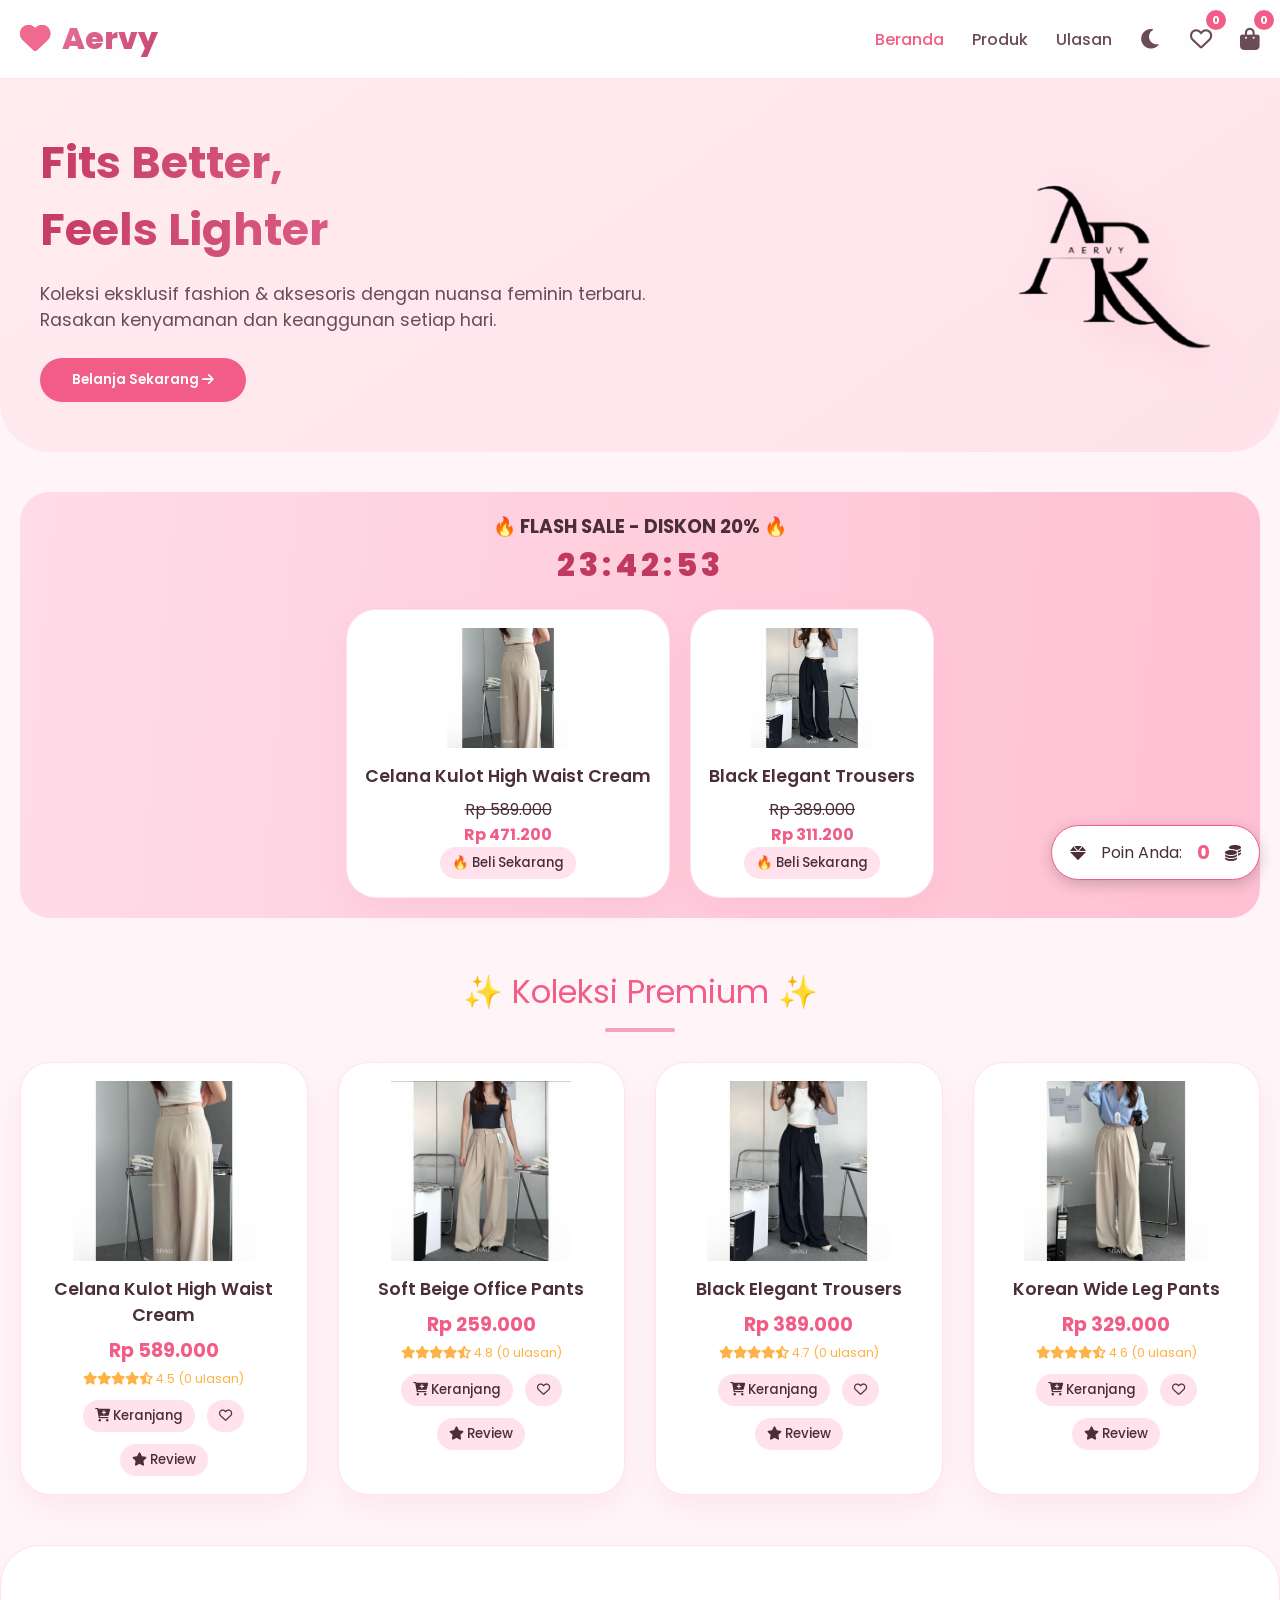
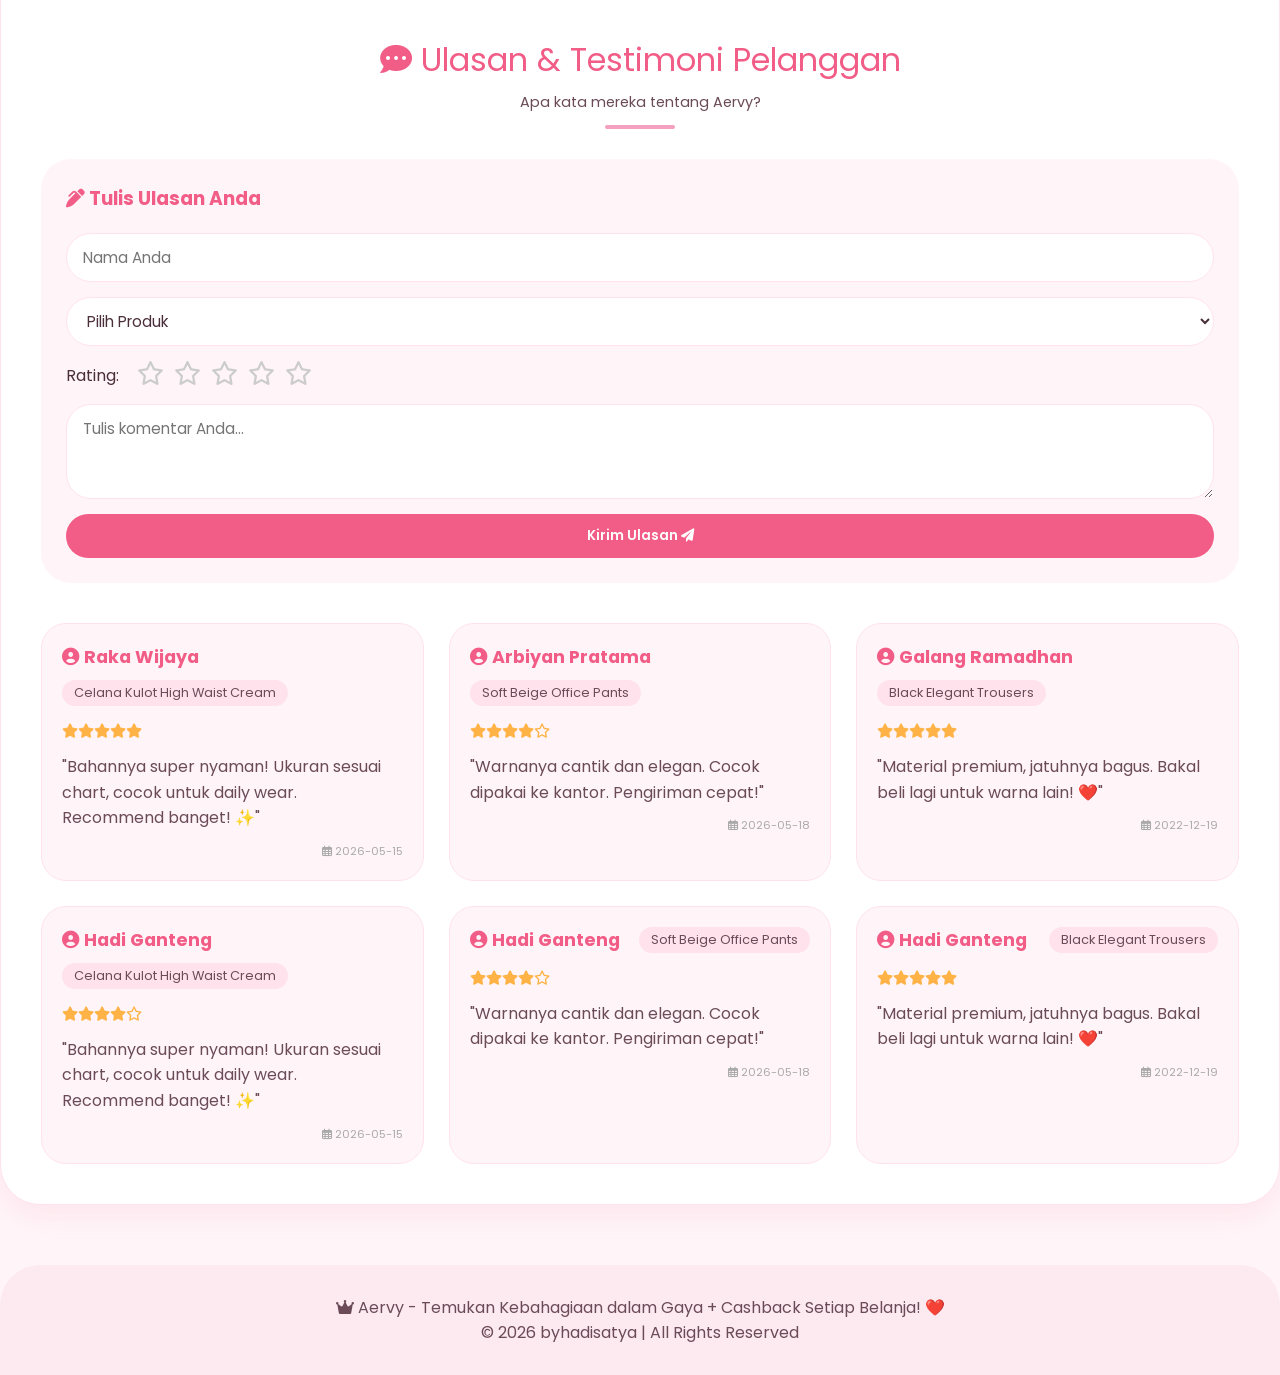
<file: index.html>
<!DOCTYPE html>
<html lang="id">
<head>
  <meta charset="UTF-8">
  <meta name="viewport" content="width=device-width, initial-scale=1.0, user-scalable=yes">
  <title>Aervy by hadisatya - Toko Online Exclusive</title>
  <!-- Font Awesome 6 -->
  <link rel="stylesheet" href="https://cdnjs.cloudflare.com/ajax/libs/font-awesome/6.0.0-beta3/css/all.min.css">
  <!-- Google Font: Poppins -->
  <link href="https://fonts.googleapis.com/css2?family=Poppins:wght@300;400;500;600;700;800&display=swap" rel="stylesheet">
  <link rel="stylesheet" href="style.css">
</head>
<body>

<header>
  <div class="container">
    <div class="navbar">
      <div class="logo"><i class="fas fa-heart"></i> Aervy</div>
      <div class="nav-links">
        <a class="active" id="homeLink">Beranda</a>
        <a id="produkLink">Produk</a>
        <a id="ulasanLink">Ulasan</a>
        <button class="dark-toggle" id="darkModeToggle"><i class="fas fa-moon"></i></button>
        <div class="wishlist-icon" id="wishlistIcon">
          <i class="far fa-heart"></i>
          <span class="badge-count" id="wishlistCount">0</span>
        </div>
        <div class="cart-icon" id="cartIcon">
          <i class="fas fa-shopping-bag"></i>
          <span class="badge-count" id="cartCount">0</span>
        </div>
      </div>
    </div>
  </div>
</header>

<!-- Hero Section -->
<section class="hero">
  <div class="container hero-content">
    <div class="hero-text">
      <h1>Fits Better, <br> Feels Lighter</h1>
      <p>Koleksi eksklusif fashion & aksesoris dengan nuansa feminin terbaru. <br>Rasakan kenyamanan dan keanggunan setiap hari.</p>
      <button class="btn-primary" id="shopNowBtn">Belanja Sekarang <i class="fas fa-arrow-right"></i></button>
    </div>
    <div class="hero-img">
      <img src="img/fotologo1.png" alt="fashion">
    </div>
  </div>
</section>

<!-- Main Content -->
<div class="container">
  <!-- Flash Sale -->
  <div class="flash-sale" id="flashSale">
    <h3>🔥 FLASH SALE - DISKON 20% 🔥</h3>
    <div class="countdown" id="countdownTimer">23:59:59</div>
    <div class="flash-grid" id="flashProducts"></div>
  </div>

  <!-- Produk Section -->
  <div class="section-title" id="produkSection">✨ Koleksi Premium ✨</div>
  <div class="product-grid" id="productGrid"></div>
</div>

<!-- Kolom Ulasan / Testimoni Pelanggan (Pengganti Virtual Try-On) -->
<div class="container testimonial-section" id="ulasanSection">
  <div class="section-title">
    <i class="fas fa-comment-dots"></i> Ulasan & Testimoni Pelanggan
    <span class="section-subtitle">Apa kata mereka tentang Aervy?</span>
  </div>
  
  <!-- Form Tambah Ulasan -->
  <div class="add-review-form">
    <h3><i class="fas fa-pen-alt"></i> Tulis Ulasan Anda</h3>
    <div class="form-group">
      <input type="text" id="reviewerName" placeholder="Nama Anda" class="review-input">
      <select id="reviewerProduct" class="review-input">
        <option value="">Pilih Produk</option>
        <option value="Celana Kulot High Waist Cream">Celana Kulot High Waist Cream</option>
        <option value="Soft Beige Office Pants">Soft Beige Office Pants</option>
        <option value="Black Elegant Trousers">Black Elegant Trousers</option>
        <option value="Korean Wide Leg Pants">Korean Wide Leg Pants</option>
      </select>
      <div class="rating-input">
        <span>Rating: </span>
        <div class="review-stars" id="reviewStarsInput">
          <i class="far fa-star" data-score="1"></i>
          <i class="far fa-star" data-score="2"></i>
          <i class="far fa-star" data-score="3"></i>
          <i class="far fa-star" data-score="4"></i>
          <i class="far fa-star" data-score="5"></i>
        </div>
      </div>
      <textarea id="reviewComment" rows="3" placeholder="Tulis komentar Anda..." class="review-input"></textarea>
      <button id="submitUlasanBtn" class="btn-primary">Kirim Ulasan <i class="fas fa-paper-plane"></i></button>
    </div>
  </div>

  <!-- Daftar Ulasan -->
  <div class="testimonials-grid" id="testimonialsGrid">
    <!-- Testimoni akan ditampilkan di sini -->
  </div>
</div>

<!-- Footer -->
<footer>
  <p><i class="fas fa-crown"></i> Aervy - Temukan Kebahagiaan dalam Gaya + Cashback Setiap Belanja! ❤️</p>
  <p>&copy; 2026 byhadisatya | All Rights Reserved</p>
</footer>

<!-- Sidebar Cart -->
<div class="sidebar-overlay" id="cartOverlay"></div>
<div class="sidebar" id="cartSidebar">
  <div class="sidebar-header">
    <h3>🛍️ Keranjang Belanja</h3>
    <i class="fas fa-times close-sidebar" id="closeCartBtn"></i>
  </div>
  <div class="sidebar-items" id="cartItems"></div>
  <div class="footer-total">
    <div>Total: <span id="cartTotal">Rp 0</span></div>
    <button class="checkout-btn" id="checkoutBtn">Checkout + Dapat Poin</button>
  </div>
</div>

<!-- Sidebar Wishlist -->
<div class="sidebar-overlay" id="wishlistOverlay"></div>
<div class="sidebar" id="wishlistSidebar">
  <div class="sidebar-header">
    <h3>💖 Wishlist</h3>
    <i class="fas fa-times close-sidebar" id="closeWishlistBtn"></i>
  </div>
  <div class="sidebar-items" id="wishlistItems"></div>
</div>

<!-- Modal Review Produk -->
<div class="modal" id="reviewModal">
  <div class="modal-content">
    <h3>⭐ Beri Rating & Review Produk</h3>
    <div class="star-rating" id="starRating">
      <i class="far fa-star" data-score="1"></i>
      <i class="far fa-star" data-score="2"></i>
      <i class="far fa-star" data-score="3"></i>
      <i class="far fa-star" data-score="4"></i>
      <i class="far fa-star" data-score="5"></i>
    </div>
    <textarea id="reviewText" rows="3" placeholder="Tulis komentar Anda..."></textarea>
    <button id="submitReviewBtn" class="btn-primary">Kirim Review</button>
    <button id="closeModalBtn" class="btn-secondary">Tutup</button>
  </div>
</div>

<!-- Reward Panel (Floating) -->
<div class="reward-panel" id="rewardPanel">
  <i class="fas fa-gem"></i> Poin Anda: 
  <span id="pointsDisplay" class="reward-points">0</span> 
  <i class="fas fa-coins"></i>
</div>

<script src="script.js"></script>
</body>
</html>
</file>
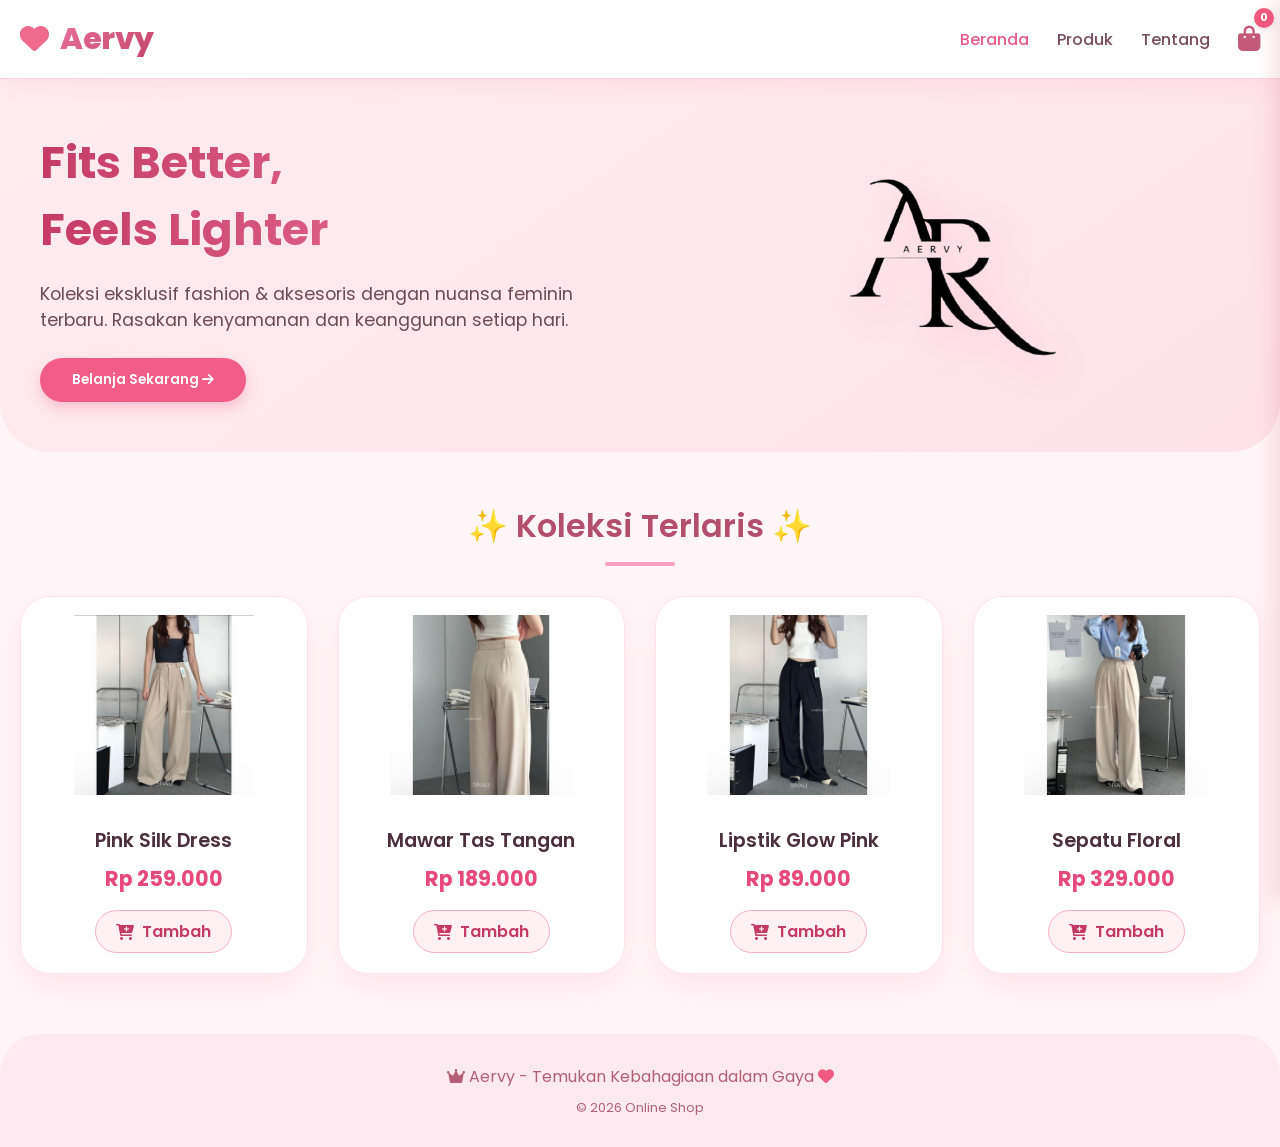
<file: tpo.html>
<!DOCTYPE html>
<html lang="id">
<head>
  <meta charset="UTF-8">
  <meta name="viewport" content="width=device-width, initial-scale=1.0, user-scalable=yes">
  <title>PinkBliss - Toko Online Cantik</title>
  <!-- Font Awesome 6 (gratis) -->
  <link rel="stylesheet" href="https://cdnjs.cloudflare.com/ajax/libs/font-awesome/6.0.0-beta3/css/all.min.css">
  <!-- Google Font: Poppins (modern & elegan) -->
  <link href="https://fonts.googleapis.com/css2?family=Poppins:wght@300;400;500;600;700;800&display=swap" rel="stylesheet">
  <link rel="stylesheet" href="tpo.css">
</head>
<body>

<header>
  <div class="container">
    <div class="navbar">
      <div class="logo">
        <i class="fas fa-heart" ></i> Aervy
      </div>
      <div class="nav-links">
        <a href="#" class="active">Beranda</a>
        <a href="#produk">Produk</a>
        <a href="#">Tentang</a>
        <div class="cart-icon" id="cartIcon">
          <i class="fas fa-shopping-bag"></i>
          <span class="cart-count" id="cartCount">0</span>
        </div>
      </div>
    </div>
  </div>
</header>

<section class="hero">
  <div class="container hero-content">
    <div class="hero-text">
      <h1>Fits Better, <br> Feels Lighter</h1>
      <p>Koleksi eksklusif fashion & aksesoris dengan nuansa feminin terbaru. Rasakan kenyamanan dan keanggunan setiap hari.</p>
      <button class="btn-primary" id="shopNowBtn">Belanja Sekarang <i class="fas fa-arrow-right"></i></button>
    </div>
    <div class="hero-img">
      <img src="img//fotologo1.png" alt="pink shopping">
    </div>
  </div>
</section>

<div class="container" id="produk">
  <div class="section-title">✨ Koleksi Terlaris ✨</div>
  <div class="product-grid" id="productGrid"></div>
</div>

<footer>
  <p><i class="fas fa-crown"></i> Aervy - Temukan Kebahagiaan dalam Gaya <i class="fas fa-heart" style="color:#f05a82;"></i></p>
  <p style="font-size: 0.8rem; margin-top: 10px;">&copy; 2026 Online Shop </p>
</footer>

<!-- Cart Sidebar -->
<div class="cart-overlay" id="cartOverlay"></div>
<div class="cart-sidebar" id="cartSidebar">
  <div class="cart-header">
    <h3><i class="fas fa-shopping-cart"></i> Keranjang Belanja</h3>
    <i class="fas fa-times close-cart" id="closeCartBtn"></i>
  </div>
  <div class="cart-items" id="cartItemsContainer">
    <!-- dynamic cart items -->
  </div>
  <div class="cart-footer">
    <div class="cart-total">
      <span>Total</span>
      <span id="cartTotalPrice">Rp 0</span>
    </div>
    <button class="checkout-btn" id="checkoutBtn">Checkout <i class="fas fa-credit-card"></i></button>
  </div>
</div>

<script src="tpo.js"></script>
</body>
</html>
</file>
<file: style.css>
* {
  margin: 0;
  padding: 0;
  box-sizing: border-box;
  font-family: 'Poppins', sans-serif;
  transition: background-color 0.2s ease, color 0.2s ease, border-color 0.2s;
}

:root {
  --bg-body: #fff5f8;
  --bg-card: #ffffff;
  --text-primary: #4a2e3a;
  --text-secondary: #6b4b58;
  --accent: #f25d87;
  --accent-hover: #e9426e;
  --border-light: #ffe2ec;
  --shadow: 0 12px 28px rgba(241, 128, 164, 0.12);
  --header-bg: #ffffffdd;
  --footer-bg: #fdeaf0;
}

body.dark {
  --bg-body: #1a1a2e;
  --bg-card: #16213e;
  --text-primary: #f0e6ef;
  --text-secondary: #c9b6bd;
  --accent: #ff6b9d;
  --accent-hover: #ff8cb3;
  --border-light: #2c2c4a;
  --shadow: 0 12px 28px rgba(0, 0, 0, 0.4);
  --header-bg: #0f0f23dd;
  --footer-bg: #0a0a1a;
}

body {
  background: var(--bg-body);
  color: var(--text-primary);
  scroll-behavior: smooth;
}

/* Custom Scrollbar */
::-webkit-scrollbar {
  width: 10px;
}

::-webkit-scrollbar-track {
  background: #ffe0e7;
}

::-webkit-scrollbar-thumb {
  background: #f8a5c2;
  border-radius: 20px;
}

body.dark ::-webkit-scrollbar-track {
  background: #2a2a40;
}

body.dark ::-webkit-scrollbar-thumb {
  background: #ff6b9d;
}

/* Container */
.container {
  max-width: 1280px;
  margin: 0 auto;
  padding: 0 20px;
}

/* Header */
header {
  background: var(--header-bg);
  backdrop-filter: blur(12px);
  position: sticky;
  top: 0;
  z-index: 100;
  border-bottom: 1px solid var(--border-light);
}

.navbar {
  display: flex;
  justify-content: space-between;
  align-items: center;
  padding: 16px 0;
  flex-wrap: wrap;
}

.logo {
  font-size: 1.9rem;
  font-weight: 800;
  background: linear-gradient(135deg, #f27ea9, #c4456c);
  -webkit-background-clip: text;
  background-clip: text;
  color: transparent;
}

.logo i {
  background: none;
  color: #f06a8e;
  margin-right: 6px;
}

.nav-links {
  display: flex;
  gap: 28px;
  align-items: center;
  flex-wrap: wrap;
}

.nav-links a {
  text-decoration: none;
  font-weight: 500;
  color: var(--text-secondary);
  transition: 0.3s;
  cursor: pointer;
}

.nav-links a:hover,
.nav-links a.active {
  color: var(--accent);
}

.cart-icon,
.wishlist-icon,
.dark-toggle {
  position: relative;
  cursor: pointer;
  font-size: 1.4rem;
  color: var(--text-secondary);
  background: none;
  border: none;
}

.badge-count {
  position: absolute;
  top: -12px;
  right: -14px;
  background: var(--accent);
  color: white;
  font-size: 0.7rem;
  font-weight: bold;
  width: 20px;
  height: 20px;
  border-radius: 50%;
  display: flex;
  align-items: center;
  justify-content: center;
}

/* Hero Section */
.hero {
  background: linear-gradient(145deg, #ffecf0, #ffe2ea);
  border-radius: 0 0 50px 50px;
  margin-bottom: 40px;
  padding: 50px 20px;
}

body.dark .hero {
  background: linear-gradient(145deg, #1e1e36, #252540);
}

.hero-content {
  display: flex;
  flex-wrap: wrap;
  align-items: center;
  justify-content: space-between;
  gap: 30px;
}

.hero-text h1 {
  font-size: 2.8rem;
  font-weight: 700;
  background: linear-gradient(to right, #c63b68, #ee7ea3);
  -webkit-background-clip: text;
  background-clip: text;
  color: transparent;
}

.hero-text p {
  font-size: 1.1rem;
  margin: 18px 0 25px;
  color: var(--text-secondary);
}

.btn-primary {
  background: var(--accent);
  border: none;
  padding: 12px 32px;
  border-radius: 40px;
  color: white;
  font-weight: 600;
  cursor: pointer;
  transition: 0.2s;
}

.btn-primary:hover {
  background: var(--accent-hover);
  transform: scale(1.02);
}

.btn-secondary {
  background: var(--border-light);
  border: none;
  padding: 10px 24px;
  border-radius: 40px;
  color: var(--text-primary);
  font-weight: 500;
  cursor: pointer;
  margin-top: 10px;
}

.hero-img img {
  max-width: 100%;
  width: 260px;
  filter: drop-shadow(10px 12px 18px rgba(231, 98, 131, 0.2));
}

/* Flash Sale */
.flash-sale {
  background: linear-gradient(95deg, #ffdce8, #ffc0d3);
  border-radius: 30px;
  padding: 20px;
  margin: 30px 0;
  text-align: center;
}

body.dark .flash-sale {
  background: #2a1e2e;
}

.countdown {
  font-size: 2rem;
  font-weight: 800;
  color: #c0395f;
  letter-spacing: 4px;
}

.flash-grid {
  display: flex;
  gap: 20px;
  justify-content: center;
  flex-wrap: wrap;
  margin-top: 20px;
}

/* Product Grid */
.section-title {
  text-align: center;
  font-size: 2rem;
  margin: 50px 0 30px;
  color: var(--accent);
}

.section-subtitle {
  display: block;
  font-size: 0.9rem;
  color: var(--text-secondary);
  margin-top: 8px;
}

.section-title:after {
  content: '';
  width: 70px;
  height: 4px;
  background: #f5a0be;
  display: block;
  margin: 12px auto 0;
  border-radius: 10px;
}

.product-grid {
  display: grid;
  grid-template-columns: repeat(auto-fill, minmax(270px, 1fr));
  gap: 30px;
  margin-bottom: 50px;
}

.product-card {
  background: var(--bg-card);
  border-radius: 30px;
  padding: 18px;
  text-align: center;
  box-shadow: var(--shadow);
  border: 1px solid var(--border-light);
  transition: 0.25s;
}

.product-card:hover {
  transform: translateY(-8px);
}

.product-img {
  width: 100%;
  height: 180px;
  object-fit: contain;
  border-radius: 20px;
}

.product-title {
  font-size: 1.1rem;
  font-weight: 600;
  margin: 8px 0;
}

.product-price {
  font-size: 1.2rem;
  font-weight: 700;
  color: var(--accent);
}

.rating {
  color: #ffb347;
  font-size: 0.8rem;
  margin: 5px 0;
}

.card-actions {
  display: flex;
  justify-content: center;
  gap: 12px;
  margin-top: 12px;
  flex-wrap: wrap;
}

.action-btn {
  background: var(--border-light);
  border: none;
  padding: 6px 12px;
  border-radius: 40px;
  cursor: pointer;
  font-weight: 500;
  color: var(--text-primary);
}

.action-btn.wishlist-active {
  color: var(--accent);
  background: #ffe0e7;
}

/* Testimonial / Ulasan Section */
.testimonial-section {
  background: var(--bg-card);
  border-radius: 40px;
  padding: 40px;
  margin: 40px auto;
  box-shadow: var(--shadow);
  border: 1px solid var(--border-light);
}

.add-review-form {
  background: var(--bg-body);
  border-radius: 30px;
  padding: 25px;
  margin-bottom: 40px;
}

.add-review-form h3 {
  margin-bottom: 20px;
  color: var(--accent);
}

.form-group {
  display: flex;
  flex-direction: column;
  gap: 15px;
}

.review-input {
  padding: 12px 16px;
  border-radius: 25px;
  border: 1px solid var(--border-light);
  background: var(--bg-card);
  color: var(--text-primary);
  font-size: 0.95rem;
}

.review-input:focus {
  outline: none;
  border-color: var(--accent);
}

.rating-input {
  display: flex;
  align-items: center;
  gap: 15px;
  flex-wrap: wrap;
}

.review-stars i {
  font-size: 1.5rem;
  cursor: pointer;
  margin: 0 3px;
  color: #ccc;
  transition: 0.2s;
}

.review-stars i.active {
  color: #ffb347;
}

.testimonials-grid {
  display: grid;
  grid-template-columns: repeat(auto-fill, minmax(320px, 1fr));
  gap: 25px;
}

.testimonial-card {
  background: var(--bg-body);
  border-radius: 25px;
  padding: 20px;
  border: 1px solid var(--border-light);
  transition: 0.3s;
}

.testimonial-card:hover {
  transform: translateY(-5px);
  box-shadow: var(--shadow);
}

.testimonial-header {
  display: flex;
  justify-content: space-between;
  align-items: center;
  margin-bottom: 15px;
  flex-wrap: wrap;
  gap: 10px;
}

.testimonial-name {
  font-weight: 700;
  color: var(--accent);
  font-size: 1.1rem;
}

.testimonial-product {
  font-size: 0.8rem;
  background: var(--border-light);
  padding: 4px 12px;
  border-radius: 20px;
  color: var(--text-secondary);
}

.testimonial-rating {
  color: #ffb347;
  margin-bottom: 12px;
  font-size: 0.9rem;
}

.testimonial-comment {
  line-height: 1.6;
  color: var(--text-secondary);
}

.testimonial-date {
  font-size: 0.7rem;
  color: #aaa;
  margin-top: 12px;
  text-align: right;
}

/* Sidebar */
.sidebar-overlay {
  position: fixed;
  top: 0;
  left: 0;
  width: 100%;
  height: 100%;
  background: rgba(0, 0, 0, 0.4);
  backdrop-filter: blur(4px);
  z-index: 200;
  visibility: hidden;
  opacity: 0;
  transition: 0.25s;
}

.sidebar-overlay.active {
  visibility: visible;
  opacity: 1;
}

.sidebar {
  position: fixed;
  right: 0;
  top: 0;
  width: 100%;
  max-width: 420px;
  background: var(--bg-card);
  height: 100%;
  z-index: 201;
  display: flex;
  flex-direction: column;
  transform: translateX(100%);
  transition: 0.3s cubic-bezier(0.2, 0.9, 0.4, 1.1);
}

.sidebar.open {
  transform: translateX(0);
}

.sidebar-header {
  display: flex;
  justify-content: space-between;
  padding: 20px;
  border-bottom: 1px solid var(--border-light);
}

.sidebar-header i {
  cursor: pointer;
  font-size: 1.5rem;
}

.sidebar-items {
  flex: 1;
  overflow-y: auto;
  padding: 20px;
}

.cart-item {
  display: flex;
  gap: 15px;
  margin-bottom: 20px;
  padding: 10px;
  border-bottom: 1px solid var(--border-light);
}

.cart-item img {
  width: 60px;
  height: 60px;
  object-fit: contain;
  border-radius: 12px;
}

.footer-total {
  padding: 20px;
  border-top: 1px solid var(--border-light);
}

.checkout-btn {
  width: 100%;
  background: var(--accent);
  padding: 12px;
  border-radius: 40px;
  color: white;
  border: none;
  cursor: pointer;
  margin-top: 10px;
  font-weight: bold;
}

/* Modal Review */
.modal {
  position: fixed;
  top: 0;
  left: 0;
  width: 100%;
  height: 100%;
  background: rgba(0, 0, 0, 0.6);
  z-index: 300;
  display: flex;
  align-items: center;
  justify-content: center;
  visibility: hidden;
  opacity: 0;
  transition: 0.2s;
}

.modal.active {
  visibility: visible;
  opacity: 1;
}

.modal-content {
  background: var(--bg-card);
  padding: 25px;
  border-radius: 30px;
  width: 90%;
  max-width: 450px;
}

.star-rating i {
  font-size: 1.8rem;
  cursor: pointer;
  margin: 5px;
  color: #ccc;
}

.star-rating i.active {
  color: #ffb347;
}

#reviewText {
  width: 100%;
  margin: 15px 0;
  padding: 10px;
  border-radius: 15px;
  border: 1px solid var(--border-light);
  background: var(--bg-body);
  color: var(--text-primary);
  resize: vertical;
}

/* Reward Panel */
.reward-panel {
  position: fixed;
  bottom: 20px;
  right: 20px;
  background: var(--bg-card);
  padding: 12px 18px;
  border-radius: 60px;
  box-shadow: 0 4px 15px rgba(0, 0, 0, 0.2);
  display: flex;
  gap: 15px;
  align-items: center;
  z-index: 90;
  border: 1px solid var(--accent);
  cursor: pointer;
}

.reward-points {
  font-weight: bold;
  color: var(--accent);
  font-size: 1.2rem;
}

/* Footer */
footer {
  background: var(--footer-bg);
  margin-top: 60px;
  padding: 30px 0;
  text-align: center;
  color: var(--text-secondary);
  border-top-left-radius: 40px;
  border-top-right-radius: 40px;
}

/* Toast Notification */
.toast-msg {
  position: fixed;
  bottom: 30px;
  left: 50%;
  transform: translateX(-50%);
  background: var(--accent);
  color: white;
  padding: 10px 24px;
  border-radius: 60px;
  z-index: 400;
  animation: fadeOut 2s forwards;
}

@keyframes fadeOut {
  0% {
    opacity: 1;
    transform: translateX(-50%) translateY(0);
  }
  70% {
    opacity: 1;
  }
  100% {
    opacity: 0;
    transform: translateX(-50%) translateY(-20px);
    visibility: hidden;
  }
}

/* Responsive */
@media (max-width: 768px) {
  .hero-text h1 {
    font-size: 2rem;
  }

  .navbar {
    flex-direction: column;
    gap: 12px;
  }

  .hero-content {
    flex-direction: column-reverse;
    text-align: center;
  }

  .section-title {
    font-size: 1.6rem;
  }

  .product-grid {
    grid-template-columns: repeat(auto-fill, minmax(200px, 1fr));
    gap: 16px;
  }

  .testimonials-grid {
    grid-template-columns: 1fr;
  }

  .sidebar {
    max-width: 100%;
  }
}

@media (max-width: 480px) {
  .product-grid {
    grid-template-columns: 1fr 1fr;
  }

  .nav-links {
    gap: 15px;
  }
  
  .testimonial-section {
    padding: 20px;
  }
}
</file>
<file: tpo.css>
* {
      margin: 0;
      padding: 0;
      box-sizing: border-box;
      font-family: 'Poppins', sans-serif;
    }

    body {
      background: #fff5f8;  /* soft pink background */
      color: #4a2e3a;
      scroll-behavior: smooth;
    }

    /* custom scrollbar pink theme */
    ::-webkit-scrollbar {
      width: 10px;
    }
    ::-webkit-scrollbar-track {
      background: #ffe0e7;
    }
    ::-webkit-scrollbar-thumb {
      background: #f8a5c2;
      border-radius: 20px;
    }
    ::-webkit-scrollbar-thumb:hover {
      background: #f07b9e;
    }

    /* container umum */
    .container {
      max-width: 1280px;
      margin: 0 auto;
      padding: 0 20px;
    }

    /* ========== HEADER ========== */
    header {
      background: #ffffffdd;
      backdrop-filter: blur(12px);
      -webkit-backdrop-filter: blur(12px);
      box-shadow: 0 4px 20px rgba(248, 165, 194, 0.2);
      position: sticky;
      top: 0;
      z-index: 100;
      border-bottom: 1px solid #fbd3df;
    }
    .navbar {
      display: flex;
      justify-content: space-between;
      align-items: center;
      padding: 16px 0;
      flex-wrap: wrap;
    }
    .logo {
      font-size: 1.9rem;
      font-weight: 800;
      letter-spacing: -0.5px;
      background: linear-gradient(135deg, #f27ea9, #c4456c);
      -webkit-background-clip: text;
      background-clip: text;
      color: transparent;
    }
    .logo i {
      background: none;
      -webkit-background-clip: unset;
      background-clip: unset;
      color: #f06a8e;
      font-size: 1.8rem;
      margin-right: 6px;
    }
    .nav-links {
      display: flex;
      gap: 28px;
      align-items: center;
    }
    .nav-links a {
      text-decoration: none;
      font-weight: 500;
      color: #7a4e5e;
      transition: 0.3s;
      font-size: 1rem;
    }
    .nav-links a:hover, .nav-links a.active {
      color: #e65c8a;
    }
    .cart-icon {
      position: relative;
      cursor: pointer;
      font-size: 1.6rem;
      color: #c45a7a;
    }
    .cart-count {
      position: absolute;
      top: -12px;
      right: -14px;
      background: #f15a7e;
      color: white;
      font-size: 0.7rem;
      font-weight: bold;
      width: 20px;
      height: 20px;
      border-radius: 50%;
      display: flex;
      align-items: center;
      justify-content: center;
      box-shadow: 0 2px 6px rgba(0,0,0,0.1);
    }

    /* HERO SECTION */
    .hero {
      background: linear-gradient(145deg, #ffecf0, #ffe2ea);
      border-radius: 0 0 50px 50px;
      margin-bottom: 40px;
      padding: 50px 20px;
    }
    .hero-content {
      display: flex;
      flex-wrap: wrap;
      align-items: center;
      justify-content: space-between;
      gap: 30px;
    }
    .hero-text {
      flex: 1;
    }
    .hero-text h1 {
      font-size: 2.8rem;
      font-weight: 700;
      background: linear-gradient(to right, #c63b68, #ee7ea3);
      -webkit-background-clip: text;
      background-clip: text;
      color: transparent;
    }
    .hero-text p {
      font-size: 1.1rem;
      margin: 18px 0 25px;
      color: #6b4b58;
    }
    .btn-primary {
      background: #f25d87;
      border: none;
      padding: 12px 32px;
      border-radius: 40px;
      color: white;
      font-weight: 600;
      cursor: pointer;
      transition: 0.2s;
      box-shadow: 0 6px 14px #f8bfd1;
    }
    .btn-primary:hover {
      background: #e9426e;
      transform: scale(1.02);
    }
    .hero-img {
      flex: 1;
      text-align: center;
    }
    .hero-img img {
      max-width: 100%;
      width: 280px;
      filter: drop-shadow(10px 12px 18px rgba(231, 98, 131, 0.2));
    }

    /* SECTION TITLE */
    .section-title {
      text-align: center;
      font-size: 2rem;
      font-weight: 600;
      margin: 50px 0 30px;
      position: relative;
      color: #b34e6e;
    }
    .section-title:after {
      content: '';
      width: 70px;
      height: 4px;
      background: #f5a0be;
      display: block;
      margin: 12px auto 0;
      border-radius: 10px;
    }

    /* PRODUCT GRID */
    .product-grid {
      display: grid;
      grid-template-columns: repeat(auto-fill, minmax(260px, 1fr));
      gap: 30px;
      margin-bottom: 50px;
    }
    .product-card {
      background: white;
      border-radius: 30px;
      overflow: hidden;
      box-shadow: 0 12px 28px rgba(241, 128, 164, 0.12);
      transition: 0.25s ease;
      cursor: pointer;
      padding: 18px 16px 20px;
      text-align: center;
      border: 1px solid #ffe3ec;
    }
    .product-card:hover {
      transform: translateY(-8px);
      box-shadow: 0 20px 30px #fbc1d4;
    }
    .product-img {
      width: 100%;
      height: 180px;
      object-fit: contain;
      margin-bottom: 16px;
    }
    .product-title {
      font-size: 1.2rem;
      font-weight: 600;
      margin: 8px 0;
      color: #4b2f3a;
    }
    .product-price {
      font-size: 1.3rem;
      font-weight: 700;
      color: #e6497b;
      margin: 8px 0;
    }
    .add-to-cart {
      background: #fff0f4;
      border: 1px solid #f8aec6;
      padding: 8px 20px;
      border-radius: 40px;
      font-weight: 600;
      color: #c53a64;
      display: inline-flex;
      align-items: center;
      gap: 8px;
      cursor: pointer;
      transition: 0.2s;
      margin-top: 8px;
    }
    .add-to-cart:hover {
      background: #fdc7db;
      color: #a12b50;
    }

    /* CART SIDEBAR */
    .cart-overlay {
      position: fixed;
      top: 0;
      left: 0;
      width: 100%;
      height: 100%;
      background: rgba(0,0,0,0.3);
      backdrop-filter: blur(3px);
      z-index: 200;
      visibility: hidden;
      opacity: 0;
      transition: 0.25s;
    }
    .cart-overlay.active {
      visibility: visible;
      opacity: 1;
    }
    .cart-sidebar {
      position: fixed;
      right: 0;
      top: 0;
      width: 100%;
      max-width: 420px;
      background: #fff9fb;
      height: 100%;
      z-index: 201;
      box-shadow: -5px 0 20px rgba(199, 79, 109, 0.2);
      display: flex;
      flex-direction: column;
      transform: translateX(100%);
      transition: 0.3s cubic-bezier(0.2, 0.9, 0.4, 1.1);
    }
    .cart-sidebar.open {
      transform: translateX(0);
    }
    .cart-header {
      display: flex;
      justify-content: space-between;
      align-items: center;
      padding: 22px 24px;
      border-bottom: 2px solid #fad1df;
      background: #ffeef3;
    }
    .cart-header h3 {
      font-size: 1.5rem;
      color: #bf4e73;
    }
    .close-cart {
      font-size: 1.8rem;
      cursor: pointer;
      color: #b84c6e;
    }
    .cart-items {
      flex: 1;
      overflow-y: auto;
      padding: 20px;
    }
    .cart-item {
      display: flex;
      gap: 15px;
      background: white;
      border-radius: 20px;
      margin-bottom: 16px;
      padding: 12px;
      box-shadow: 0 2px 8px #ffe2ec;
      align-items: center;
    }
    .cart-item-img {
      width: 60px;
      height: 60px;
      object-fit: contain;
    }
    .cart-item-info {
      flex: 1;
    }
    .cart-item-title {
      font-weight: 600;
    }
    .cart-item-price {
      color: #e64c7a;
      font-size: 0.9rem;
    }
    .cart-qty {
      display: flex;
      align-items: center;
      gap: 10px;
    }
    .cart-qty button {
      background: #fee0e8;
      border: none;
      width: 28px;
      height: 28px;
      border-radius: 30px;
      font-weight: bold;
      cursor: pointer;
      color: #c2436a;
    }
    .cart-item-total {
      font-weight: 700;
      min-width: 55px;
      text-align: right;
      color: #bd3e64;
    }
    .remove-item {
      background: none;
      border: none;
      color: #f0789a;
      cursor: pointer;
      font-size: 1.2rem;
    }
    .cart-footer {
      border-top: 1px solid #f8cada;
      padding: 20px;
      background: #fff5f8;
    }
    .cart-total {
      display: flex;
      justify-content: space-between;
      font-size: 1.3rem;
      font-weight: 700;
      margin-bottom: 20px;
    }
    .checkout-btn {
      width: 100%;
      background: #f16289;
      padding: 14px;
      border: none;
      border-radius: 60px;
      color: white;
      font-weight: bold;
      font-size: 1rem;
      cursor: pointer;
      transition: 0.2s;
    }
    .empty-cart {
      text-align: center;
      color: #c6738f;
      padding: 30px;
    }

    /* FOOTER */
    footer {
      background: #fdeaf0;
      margin-top: 60px;
      padding: 30px 0;
      text-align: center;
      color: #b35f7a;
      border-top-left-radius: 40px;
      border-top-right-radius: 40px;
    }

    /* RESPONSIVE */
    @media (max-width: 768px) {
      .navbar {
        flex-direction: column;
        gap: 12px;
      }
      .hero-text h1 {
        font-size: 2rem;
      }
      .hero-content {
        flex-direction: column-reverse;
        text-align: center;
      }
      .section-title {
        font-size: 1.6rem;
      }
    }
    @media (max-width: 480px) {
      .product-grid {
        grid-template-columns: 1fr 1fr;
        gap: 16px;
      }
      .cart-sidebar {
        max-width: 100%;
      }
    }
    .toast-msg {
      position: fixed;
      bottom: 30px;
      left: 50%;
      transform: translateX(-50%);
      background: #f04e7a;
      color: white;
      padding: 10px 24px;
      border-radius: 60px;
      font-weight: 500;
      z-index: 300;
      box-shadow: 0 4px 12px rgba(0,0,0,0.2);
      animation: fadeOut 2s forwards;
    }
    @keyframes fadeOut {
      0% { opacity: 1; transform: translateX(-50%) translateY(0);}
      70% { opacity: 1; }
      100% { opacity: 0; transform: translateX(-50%) translateY(-20px); visibility: hidden;}
    }
</file>
